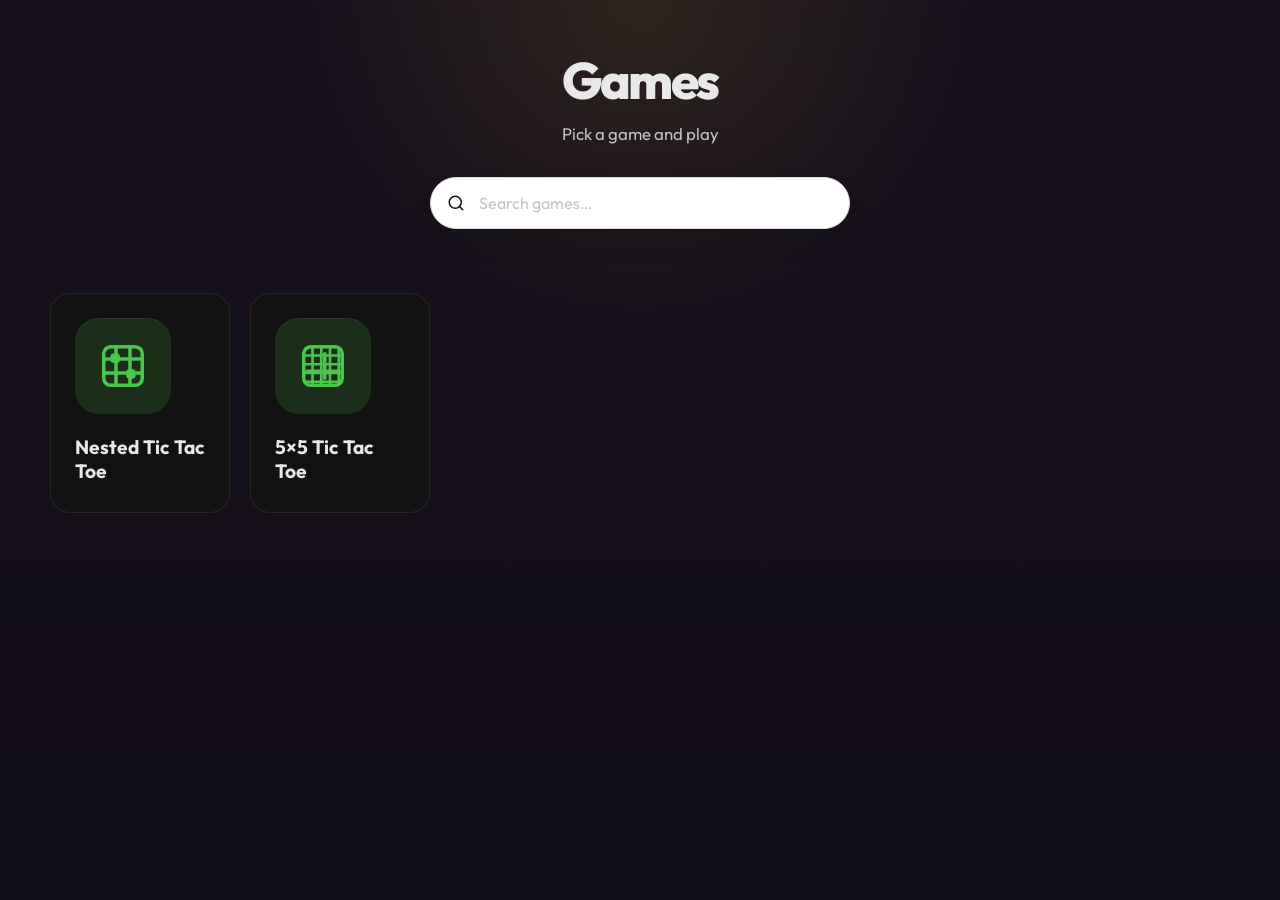
<file: index.html>
<!DOCTYPE html>
<html lang="en">
<head>
  <meta charset="UTF-8">
  <meta name="viewport" content="width=device-width, initial-scale=1.0">
  <title>Games</title>
  <link rel="preconnect" href="https://fonts.googleapis.com">
  <link rel="preconnect" href="https://fonts.gstatic.com" crossorigin>
  <link href="https://fonts.googleapis.com/css2?family=Outfit:wght@400;600;700&display=swap" rel="stylesheet">
  <link rel="stylesheet" href="home.css">
</head>
<body>
  <div class="home">
    <header class="home-header">
      <h1>Games</h1>
      <p class="home-tagline">Pick a game and play</p>
      <div class="search-wrap">
        <input type="search" id="search" class="search-input" placeholder="Search games…" aria-label="Search games" autocomplete="off">
      </div>
    </header>

    <main class="game-list" id="game-list">
      <!-- Populated by JS from games data -->
    </main>

    <p class="no-results" id="no-results" hidden>No games match your search.</p>
  </div>

  <script src="home.js"></script>
</body>
</html>
</file>
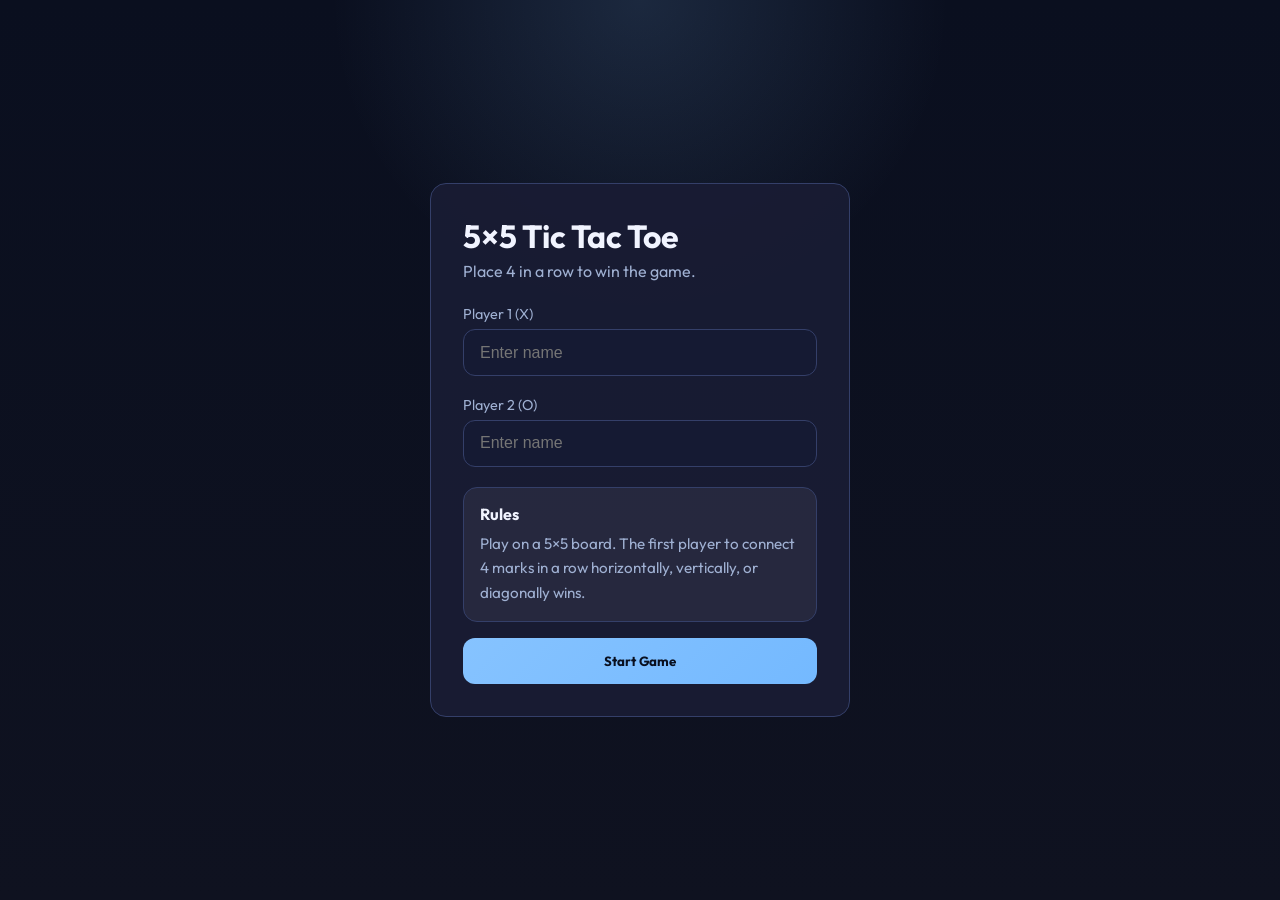
<file: five-by-five-tic-tac-toe/index.html>
<!DOCTYPE html>
<html lang="en">
<head>
  <meta charset="UTF-8">
  <meta name="viewport" content="width=device-width, initial-scale=1.0">
  <title>5×5 Tic Tac Toe</title>
  <link rel="preconnect" href="https://fonts.googleapis.com">
  <link rel="preconnect" href="https://fonts.gstatic.com" crossorigin>
  <link href="https://fonts.googleapis.com/css2?family=Outfit:wght@400;600;700&display=swap" rel="stylesheet">
  <link rel="stylesheet" href="styles.css">
</head>
<body>
  <div id="app">
    <section id="home-screen" class="screen active">
      <div class="home-card">
        <h1>5×5 Tic Tac Toe</h1>
        <p class="subtitle">Place 4 in a row to win the game.</p>

        <div class="form-group">
          <label for="player1-name">Player 1 (X)</label>
          <input type="text" id="player1-name" placeholder="Enter name" maxlength="20" autocomplete="off">
        </div>
        <div class="form-group">
          <label for="player2-name">Player 2 (O)</label>
          <input type="text" id="player2-name" placeholder="Enter name" maxlength="20" autocomplete="off">
        </div>

        <div class="rules-card">
          <h2>Rules</h2>
          <p>Play on a 5×5 board. The first player to connect 4 marks in a row horizontally, vertically, or diagonally wins.</p>
        </div>

        <button type="button" id="start-btn" class="btn-primary">Start Game</button>
      </div>
    </section>

    <section id="game-screen" class="screen">
      <header class="game-header">
        <a href="../" class="btn-ghost" title="Back to games">← Games</a>
        <div class="game-controls">
          <span class="turn-indicator"></span>
          <button type="button" id="restart-btn" class="btn-secondary">Restart</button>
        </div>
      </header>

      <div class="rules-panel">
        <h2>Rules</h2>
        <p>Place 4 in a row to win. The rules remain visible while you play to keep the game easy to follow.</p>
      </div>

      <div id="board" class="board" aria-label="5x5 tic tac toe board"></div>
      <div id="game-message" class="game-message" hidden></div>
    </section>
  </div>

  <script src="app.js"></script>
</body>
</html>
</file>
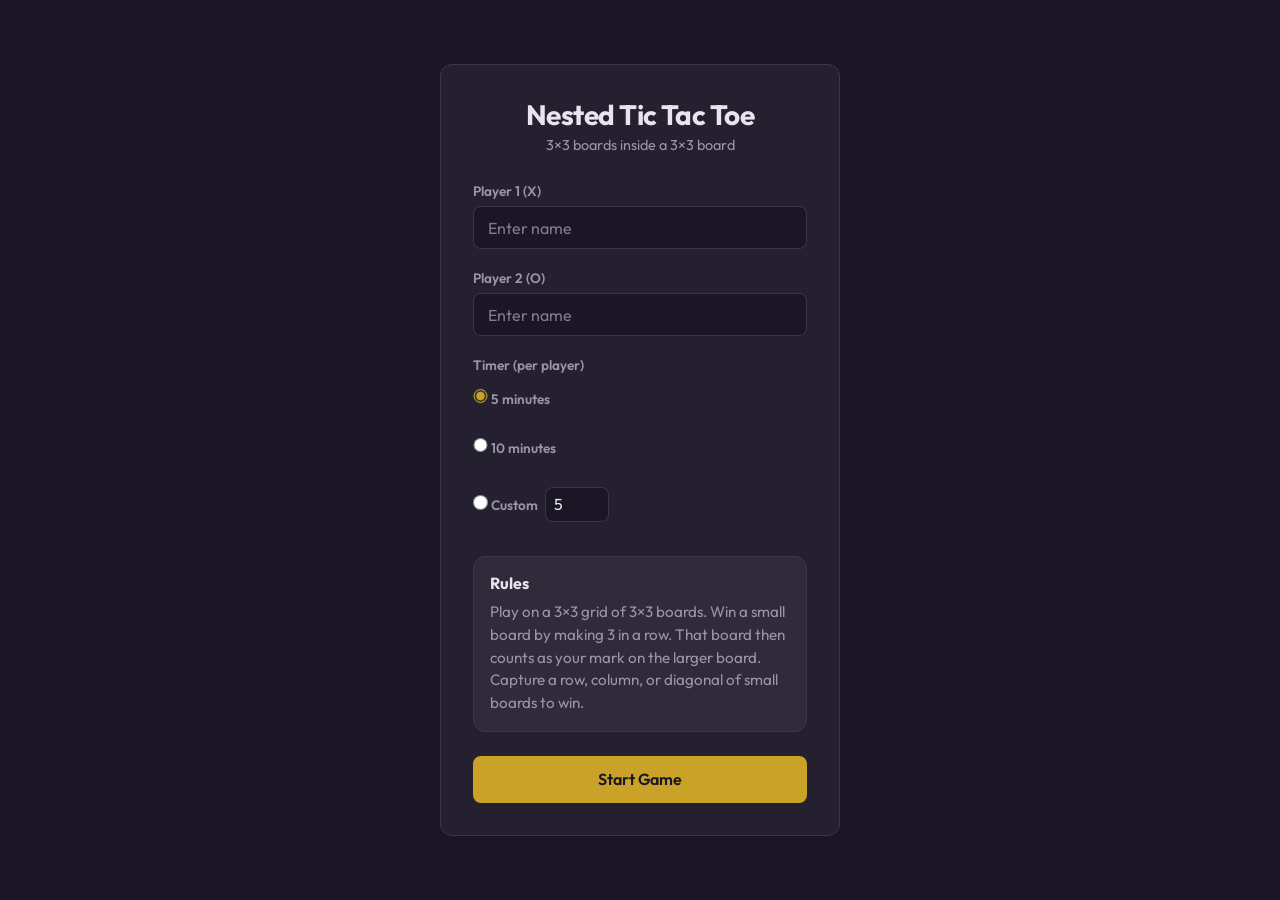
<file: nested-tic-tac-toe/index.html>
<!DOCTYPE html>
<html lang="en">
<head>
  <meta charset="UTF-8">
  <meta name="viewport" content="width=device-width, initial-scale=1.0">
  <title>Nested Tic Tac Toe</title>
  <link rel="preconnect" href="https://fonts.googleapis.com">
  <link rel="preconnect" href="https://fonts.gstatic.com" crossorigin>
  <link href="https://fonts.googleapis.com/css2?family=Outfit:wght@400;600;700&display=swap" rel="stylesheet">
  <link rel="stylesheet" href="styles.css">
</head>
<body>
  <div id="app">
    <!-- Home Screen -->
    <section id="home-screen" class="screen active">
      <div class="home-card">
        <h1>Nested Tic Tac Toe</h1>
        <p class="subtitle">3×3 boards inside a 3×3 board</p>

        <div class="form-group">
          <label for="player1-name">Player 1 (X)</label>
          <input type="text" id="player1-name" placeholder="Enter name" maxlength="20" autocomplete="off">
        </div>
        <div class="form-group">
          <label for="player2-name">Player 2 (O)</label>
          <input type="text" id="player2-name" placeholder="Enter name" maxlength="20" autocomplete="off">
        </div>

        <div class="form-group">
          <label>Timer (per player)</label>
          <div class="timer-options">
            <label class="timer-option">
              <input type="radio" name="timer" value="5" checked>
              <span>5 minutes</span>
            </label>
            <label class="timer-option">
              <input type="radio" name="timer" value="10">
              <span>10 minutes</span>
            </label>
            <label class="timer-option timer-custom">
              <input type="radio" name="timer" value="custom">
              <span>Custom</span>
              <input type="number" id="custom-minutes" min="1" max="60" value="5" placeholder="min">
            </label>
          </div>
        </div>

        <div class="rules-card">
          <h2>Rules</h2>
          <p>Play on a 3×3 grid of 3×3 boards. Win a small board by making 3 in a row. That board then counts as your mark on the larger board. Capture a row, column, or diagonal of small boards to win.</p>
        </div>

        <button type="button" id="start-btn" class="btn-primary">Start Game</button>
      </div>
    </section>

    <!-- Game Screen -->
    <section id="game-screen" class="screen">
      <header class="game-header">
        <a href="../" class="btn-ghost" title="Back to games">← Games</a>
        <div class="players-row">
          <div class="player-info" data-player="1">
            <span class="player-name"></span>
            <span class="timer-display"></span>
          </div>
          <span class="vs">vs</span>
          <div class="player-info" data-player="2">
            <span class="player-name"></span>
            <span class="timer-display"></span>
          </div>
        </div>
        <div class="turn-indicator"></div>
      </header>

      <div class="rules-panel">
        <h2>Rules</h2>
        <p>Win a small board to claim it on the big board. First player to capture 3 small boards in a row, column, or diagonal wins.</p>
      </div>

      <div class="big-board" id="big-board" aria-label="Nested tic tac toe board">
        <!-- 9 small boards rendered by JS -->
      </div>

      <div id="game-message" class="game-message" hidden></div>
    </section>
  </div>

  <script src="app.js"></script>
</body>
</html>
</file>
<file: home.css>
:root {
  --bg: #fafafa;
  --surface: #111111;
  --surface-strong: #000000;
  --surface-hover: #1d1d1d;
  --border: rgba(255, 255, 255, 0.08);
  --text: #e8e8e8;
  --text-muted: #c3c3c3;
  --accent: #4bc54d;
  --accent-alt: #e63946;
  --accent-soft: rgba(75, 197, 77, 0.16);
  --radius: 20px;
  --font: 'Outfit', system-ui, sans-serif;
}

* {
  box-sizing: border-box;
  margin: 0;
  padding: 0;
}

body {
  font-family: var(--font);
  background: radial-gradient(circle at top, rgba(201, 162, 39, 0.14), transparent 30%),
              linear-gradient(180deg, #16101c 0%, #110d16 100%);
  color: var(--text);
  min-height: 100vh;
  padding: 1.5rem 1rem 2rem;
}

.home {
  max-width: 1180px;
  margin: 0 auto;
}

.home-header {
  text-align: center;
  margin-bottom: 2rem;
  padding: 1.5rem 1rem 2rem;
}

.home-header h1 {
  font-size: clamp(2.5rem, 4vw, 4rem);
  font-weight: 800;
  letter-spacing: -0.05em;
  margin-bottom: 0.5rem;
}

.home-tagline {
  color: var(--text-muted);
  font-size: 1.05rem;
  max-width: 46rem;
  margin: 0 auto 1.75rem;
  line-height: 1.7;
}

.search-wrap {
  margin-top: 1rem;
  display: flex;
  justify-content: center;
}

.search-input {
  width: min(100%, 420px);
  padding: 0.95rem 1.25rem 0.95rem 3rem;
  font-family: var(--font);
  font-size: 1rem;
  background: #ffffff;
  border: 1px solid #ddd;
  border-radius: 999px;
  color: #111111;
  box-shadow: 0 12px 30px rgba(0, 0, 0, 0.06);
  background-image: url("data:image/svg+xml,%3Csvg xmlns='http://www.w3.org/2000/svg' width='20' height='20' viewBox='0 0 24 24' fill='none' stroke='%23111111' stroke-width='2' stroke-linecap='round' stroke-linejoin='round'%3E%3Ccircle cx='11' cy='11' r='8'/%3E%3Cpath d='m21 21-4.35-4.35'/%3E%3C/svg%3E");
  background-repeat: no-repeat;
  background-position: 1rem center;
  background-size: 1.1rem;
  transition: border-color 0.2s, box-shadow 0.2s;
}

.search-input::placeholder {
  color: var(--text-muted);
}

.search-input:focus {
  outline: none;
  border-color: rgba(201, 162, 39, 0.8);
  box-shadow: 0 0 0 4px rgba(201, 162, 39, 0.1);
}

.game-list {
  display: grid;
  grid-template-columns: repeat(6, minmax(0, 1fr));
  gap: 1.25rem;
  margin-top: 1rem;
}

.game-card {
  display: grid;
  gap: 1rem;
  padding: 1.5rem;
  min-height: 220px;
  position: relative;
  background: var(--surface);
  border: 1px solid rgba(255, 255, 255, 0.08);
  border-radius: var(--radius);
  color: var(--text);
  text-decoration: none;
  transition: transform 0.25s ease, border-color 0.2s, background 0.2s, box-shadow 0.2s;
}

.game-card:hover,
.game-card:focus-visible {
  transform: translateY(-3px);
  background: var(--surface-hover);
  border-color: var(--accent-alt);
  box-shadow: 0 24px 60px rgba(0, 0, 0, 0.25);
}

.game-card::after {
  content: attr(data-description);
  position: absolute;
  left: 50%;
  bottom: calc(100% + 0.8rem);
  transform: translateX(-50%) scale(0.95);
  width: min(260px, calc(100vw - 2rem));
  max-width: 280px;
  padding: 0.9rem 1rem;
  color: #ffffff;
  background: #111111;
  border: 1px solid rgba(255, 255, 255, 0.08);
  border-radius: 16px;
  font-size: 0.9rem;
  line-height: 1.5;
  text-align: center;
  opacity: 0;
  visibility: hidden;
  pointer-events: none;
  transition: opacity 0.18s ease, transform 0.18s ease;
  z-index: 2;
}

.game-card:hover::after,
.game-card:focus-visible::after {
  opacity: 1;
  visibility: visible;
  transform: translateX(-50%) scale(1);
}

.game-card::before {
  content: '';
  position: absolute;
  left: 50%;
  bottom: calc(100% + 0.5rem);
  transform: translateX(-50%);
  width: 0;
  height: 0;
  border-left: 7px solid transparent;
  border-right: 7px solid transparent;
  border-top: 8px solid rgba(19, 16, 26, 0.96);
  opacity: 0;
  visibility: hidden;
  transition: opacity 0.18s ease;
}

.game-card:hover::before,
.game-card:focus-visible::before {
  opacity: 1;
  visibility: visible;
}

.game-icon {
  width: 96px;
  height: 96px;
  display: grid;
  place-items: center;
  border-radius: 24px;
  background: var(--accent-soft);
  box-shadow: inset 0 1px 0 rgba(255, 255, 255, 0.06);
}

.game-icon svg {
  width: 56px;
  height: 56px;
  color: var(--accent);
  fill: none;
  stroke: var(--accent);
}

.game-card h2 {
  font-size: 1.2rem;
  font-weight: 700;
  margin-bottom: 0;
}

.sr-only {
  position: absolute;
  width: 1px;
  height: 1px;
  padding: 0;
  margin: -1px;
  overflow: hidden;
  clip: rect(0, 0, 0, 0);
  white-space: nowrap;
  border: 0;
}

.game-card.hidden {
  display: none;
}

.no-results {
  grid-column: 1 / -1;
  text-align: center;
  color: var(--text-muted);
  font-size: 1rem;
  margin-top: 1.5rem;
}

@media (max-width: 1100px) {
  .game-list {
    grid-template-columns: repeat(4, minmax(0, 1fr));
  }
}

@media (max-width: 860px) {
  .game-list {
    grid-template-columns: repeat(3, minmax(0, 1fr));
  }
}

@media (max-width: 680px) {
  .game-list {
    grid-template-columns: repeat(2, minmax(0, 1fr));
  }
}

@media (max-width: 520px) {
  .game-list {
    grid-template-columns: 1fr;
  }
}

@media (max-width: 600px) {
  body {
    padding-top: 1rem;
  }

  .home-header {
    padding-bottom: 1rem;
  }

  .game-card {
    padding: 1.25rem;
  }
}
</file>
<file: five-by-five-tic-tac-toe/styles.css>
:root {
  --bg: #0f1220;
  --surface: #181c33;
  --surface-hover: #23294b;
  --border: #343f69;
  --text: #f1f4ff;
  --text-muted: #9fb0d2;
  --accent: #86c3ff;
  --accent-strong: #74b9ff;
  --x-color: #ff9f45;
  --o-color: #75d6ff;
  --win: #58d68d;
  --radius: 16px;
  --font: 'Outfit', system-ui, sans-serif;
}

* {
  box-sizing: border-box;
  margin: 0;
  padding: 0;
}

body {
  font-family: var(--font);
  min-height: 100vh;
  background: radial-gradient(circle at top, rgba(134,195,255,0.14), transparent 28%),
    linear-gradient(180deg, #0a0f1f 0%, #0f1220 100%);
  color: var(--text);
  display: flex;
  align-items: center;
  justify-content: center;
  padding: 1rem;
}

#app {
  width: 100%;
  max-width: 740px;
}

.screen {
  display: none;
  animation: fadeIn 0.2s ease;
}

.screen.active {
  display: block;
}

@keyframes fadeIn {
  from { opacity: 0; transform: translateY(8px); }
  to { opacity: 1; transform: translateY(0); }
}

.home-card {
  background: rgba(24,28,51,0.96);
  border: 1px solid var(--border);
  border-radius: var(--radius);
  padding: 2rem;
  width: 100%;
  max-width: 420px;
  margin: 0 auto;
}

.home-card h1 {
  font-size: 2rem;
  margin-bottom: 0.35rem;
}

.subtitle {
  color: var(--text-muted);
  margin-bottom: 1.5rem;
}

.form-group {
  margin-bottom: 1.25rem;
}

.form-group label {
  display: block;
  font-size: 0.9rem;
  margin-bottom: 0.35rem;
  color: var(--text-muted);
}

.form-group input[type="text"] {
  width: 100%;
  padding: 0.85rem 1rem;
  border-radius: 12px;
  border: 1px solid var(--border);
  background: #151a33;
  color: var(--text);
  font-size: 1rem;
}

.form-group input[type="text"]:focus {
  outline: none;
  border-color: var(--accent);
}

.rules-card,
.rules-panel {
  background: rgba(255, 255, 255, 0.06);
  border: 1px solid var(--border);
  border-radius: 14px;
  padding: 1rem;
  margin-bottom: 1rem;
  color: var(--text-muted);
}

.rules-card h2,
.rules-panel h2 {
  margin: 0 0 0.5rem;
  font-size: 1rem;
  color: var(--text);
}

.rules-card p,
.rules-panel p {
  line-height: 1.6;
  font-size: 0.95rem;
}

.btn-primary,
.btn-secondary,
.btn-ghost {
  font-family: var(--font);
  cursor: pointer;
  border-radius: 12px;
  border: none;
  transition: transform 0.15s ease, background 0.2s ease;
}

.btn-primary {
  width: 100%;
  padding: 0.95rem 1rem;
  font-weight: 700;
  background: linear-gradient(135deg, var(--accent), var(--accent-strong));
  color: #091020;
}

.btn-primary:hover {
  transform: translateY(-1px);
}

.game-header {
  display: flex;
  flex-wrap: wrap;
  gap: 1rem;
  align-items: center;
  justify-content: space-between;
  margin-bottom: 1rem;
  padding: 0 0.5rem;
}

.btn-ghost {
  background: rgba(255,255,255,0.06);
  color: var(--text);
  padding: 0.75rem 1rem;
  text-decoration: none;
  display: inline-flex;
  align-items: center;
}

.btn-secondary {
  background: rgba(255,255,255,0.08);
  color: var(--text);
  padding: 0.75rem 1rem;
}

.game-controls {
  display: flex;
  gap: 0.75rem;
  flex-wrap: wrap;
  align-items: center;
}

.turn-indicator {
  font-weight: 700;
  color: var(--accent);
}

.board {
  display: grid;
  grid-template-columns: repeat(5, minmax(0, 1fr));
  gap: 0.9rem;
  margin: 0 auto;
  max-width: 560px;
}

.cell {
  aspect-ratio: 1 / 1;
  width: 100%;
  border-radius: 16px;
  border: 1px solid var(--border);
  background: rgba(255,255,255,0.03);
  color: var(--text);
  font-size: 2rem;
  font-weight: 700;
  cursor: pointer;
  display: grid;
  place-items: center;
  transition: transform 0.15s ease, background 0.2s ease, border-color 0.2s ease;
}

.cell:hover {
  transform: translateY(-1px);
  border-color: var(--accent);
}

.cell.x {
  color: var(--x-color);
}

.cell.o {
  color: var(--o-color);
}

.cell.winning {
  background: rgba(88,214,141,0.25);
  border-color: rgba(88,214,141,0.9);
}

.game-message {
  margin-top: 1.25rem;
  text-align: center;
  font-size: 1.05rem;
  padding: 1rem 1.25rem;
  border-radius: 14px;
  background: rgba(255,255,255,0.05);
  border: 1px solid rgba(255,255,255,0.08);
}

@media (max-width: 640px) {
  .game-header {
    justify-content: center;
    text-align: center;
  }

  .board {
    gap: 0.6rem;
  }
}
</file>
<file: nested-tic-tac-toe/styles.css>
:root {
  --bg: #1a1625;
  --surface: #252030;
  --surface-hover: #2d2838;
  --border: #3d3648;
  --text: #e8e4ef;
  --text-muted: #9b94a8;
  --accent: #c9a227;
  --accent-dim: #8b7320;
  --x-color: #e07c4a;
  --o-color: #5ba3c6;
  --win: #6bcf7f;
  --radius: 12px;
  --font: 'Outfit', system-ui, sans-serif;
}

* {
  box-sizing: border-box;
  margin: 0;
  padding: 0;
}

body {
  font-family: var(--font);
  background: var(--bg);
  color: var(--text);
  min-height: 100vh;
  display: flex;
  align-items: center;
  justify-content: center;
  padding: 1rem;
}

#app {
  width: 100%;
  max-width: 640px;
}

.screen {
  display: none;
  animation: fadeIn 0.3s ease;
}

.screen.active {
  display: block;
}

@keyframes fadeIn {
  from { opacity: 0; transform: translateY(8px); }
  to { opacity: 1; transform: translateY(0); }
}

/* ----- Home Screen ----- */
#home-screen {
  display: flex;
  justify-content: center;
  align-items: center;
  min-height: 80vh;
}

.home-card {
  background: var(--surface);
  border: 1px solid var(--border);
  border-radius: var(--radius);
  padding: 2rem;
  width: 100%;
  max-width: 400px;
}

.home-card h1 {
  font-size: 1.75rem;
  font-weight: 700;
  text-align: center;
  margin-bottom: 0.25rem;
  letter-spacing: -0.02em;
}

.subtitle {
  text-align: center;
  color: var(--text-muted);
  font-size: 0.9rem;
  margin-bottom: 1.75rem;
}

.form-group {
  margin-bottom: 1.25rem;
}

.form-group label {
  display: block;
  font-size: 0.85rem;
  font-weight: 600;
  color: var(--text-muted);
  margin-bottom: 0.4rem;
}

.form-group input[type="text"],
.form-group input[type="number"] {
  width: 100%;
  padding: 0.65rem 0.9rem;
  font-family: var(--font);
  font-size: 1rem;
  background: var(--bg);
  border: 1px solid var(--border);
  border-radius: 8px;
  color: var(--text);
  transition: border-color 0.2s;
}

.form-group input[type="text"]:focus,
.form-group input[type="number"]:focus {
  outline: none;
  border-color: var(--accent);
}

.form-group input::placeholder {
  color: var(--text-muted);
  opacity: 0.8;
}

.timer-options {
  display: flex;
  flex-direction: column;
  gap: 0.5rem;
}

.timer-option {
  display: flex;
  align-items: center;
  gap: 0.6rem;
  cursor: pointer;
  padding: 0.5rem 0;
  font-size: 0.95rem;
}

.timer-option input[type="radio"] {
  accent-color: var(--accent);
  width: 1.1em;
  height: 1.1em;
  cursor: pointer;
}

.timer-option.timer-custom {
  flex-wrap: wrap;
  align-items: center;
}

.timer-option.timer-custom input[type="number"] {
  width: 4rem;
  margin-left: 0.25rem;
  padding: 0.4rem 0.5rem;
}

.btn-primary {
  width: 100%;
  padding: 0.85rem 1.25rem;
  font-family: var(--font);
  font-size: 1rem;
  font-weight: 600;
  background: var(--accent);
  color: var(--bg);
  border: none;
  border-radius: 8px;
  cursor: pointer;
  margin-top: 0.5rem;
  transition: background 0.2s, transform 0.1s;
}

.btn-primary:hover {
  background: var(--accent-dim);
  color: var(--text);
}

.btn-primary:active {
  transform: scale(0.98);
}

.rules-card,
.rules-panel {
  background: rgba(255, 255, 255, 0.05);
  border: 1px solid var(--border);
  border-radius: 12px;
  padding: 1rem;
  margin-bottom: 1rem;
  color: var(--text-muted);
}

.rules-card h2,
.rules-panel h2 {
  margin: 0 0 0.5rem;
  font-size: 1rem;
  color: var(--text);
}

.rules-card p,
.rules-panel p {
  line-height: 1.5;
  font-size: 0.95rem;
}

/* ----- Game Screen ----- */
#game-screen {
  padding-bottom: 2rem;
}

.game-header {
  margin-bottom: 1rem;
  text-align: center;
}

.btn-ghost {
  position: absolute;
  left: 1rem;
  top: 1rem;
  font-family: var(--font);
  font-size: 0.9rem;
  color: var(--text-muted);
  background: none;
  border: none;
  cursor: pointer;
  padding: 0.4rem 0.6rem;
  border-radius: 6px;
  transition: color 0.2s, background 0.2s;
  text-decoration: none;
  display: inline-block;
}

a.btn-ghost:hover {
  color: var(--text);
  background: var(--surface-hover);
}

.players-row {
  display: flex;
  align-items: center;
  justify-content: center;
  gap: 1rem;
  flex-wrap: wrap;
  margin-top: 2.5rem;
  margin-bottom: 0.5rem;
}

.player-info {
  display: flex;
  flex-direction: column;
  align-items: center;
  min-width: 100px;
  padding: 0.5rem 0.75rem;
  border-radius: 8px;
  background: var(--surface);
  border: 1px solid var(--border);
}

.player-info.active {
  border-color: var(--accent);
  box-shadow: 0 0 0 2px rgba(201, 162, 39, 0.25);
}

.player-info[data-player="1"] .player-name { color: var(--x-color); }
.player-info[data-player="2"] .player-name { color: var(--o-color); }

.player-name {
  font-weight: 600;
  font-size: 0.95rem;
}

.timer-display {
  font-variant-numeric: tabular-nums;
  font-size: 1.1rem;
  font-weight: 600;
  margin-top: 0.2rem;
}

.player-info.low-time .timer-display {
  color: #e07c4a;
  animation: pulse 1s ease-in-out infinite;
}

@keyframes pulse {
  50% { opacity: 0.8; }
}

.vs {
  color: var(--text-muted);
  font-size: 0.85rem;
  font-weight: 600;
}

.turn-indicator {
  font-size: 0.85rem;
  color: var(--text-muted);
  margin-top: 0.35rem;
}

/* Big board: 3x3 grid of small boards */
.big-board {
  display: grid;
  grid-template-columns: repeat(3, 1fr);
  gap: 6px;
  max-width: 100%;
  aspect-ratio: 1;
  margin: 0 auto;
  background: var(--border);
  padding: 6px;
  border-radius: var(--radius);
}

.small-board {
  display: grid;
  grid-template-columns: repeat(3, 1fr);
  gap: 2px;
  background: var(--surface);
  border-radius: 6px;
  padding: 2px;
  min-height: 0;
}

.small-board.won-x { background: rgba(224, 124, 74, 0.15); }
.small-board.won-o { background: rgba(91, 163, 198, 0.15); }
.small-board.won-draw { background: rgba(155, 148, 168, 0.15); }

.small-board.disabled {
  pointer-events: none;
  opacity: 0.85;
}

.small-board.active {
  box-shadow: 0 0 0 2px var(--accent);
}

.cell {
  aspect-ratio: 1;
  min-height: 0;
  background: var(--bg);
  border: none;
  border-radius: 4px;
  cursor: pointer;
  font-family: var(--font);
  font-size: clamp(0.6rem, 4vw, 1rem);
  font-weight: 700;
  color: var(--text);
  display: flex;
  align-items: center;
  justify-content: center;
  transition: background 0.15s, transform 0.1s;
}

.cell:hover:not(.taken) {
  background: var(--surface-hover);
}

.cell:active:not(.taken) {
  transform: scale(0.96);
}

.cell.taken {
  cursor: default;
}

.cell.x {
  color: var(--x-color);
}

.cell.o {
  color: var(--o-color);
}

.cell.big-win {
  background: rgba(107, 207, 127, 0.2);
  color: var(--win);
}

/* When a small board is won, show one big letter */
.small-board .cell.taken.big-mark {
  font-size: clamp(1rem, 8vw, 1.75rem);
}

.game-message {
  text-align: center;
  margin-top: 1rem;
  padding: 0.75rem;
  border-radius: 8px;
  font-weight: 600;
  background: var(--surface);
  border: 1px solid var(--border);
}

.game-message.win {
  background: rgba(107, 207, 127, 0.15);
  border-color: var(--win);
  color: var(--win);
}

.game-message.draw {
  color: var(--text-muted);
}

.game-message.timeout {
  background: rgba(224, 124, 74, 0.15);
  border-color: var(--x-color);
  color: var(--x-color);
}
</file>
